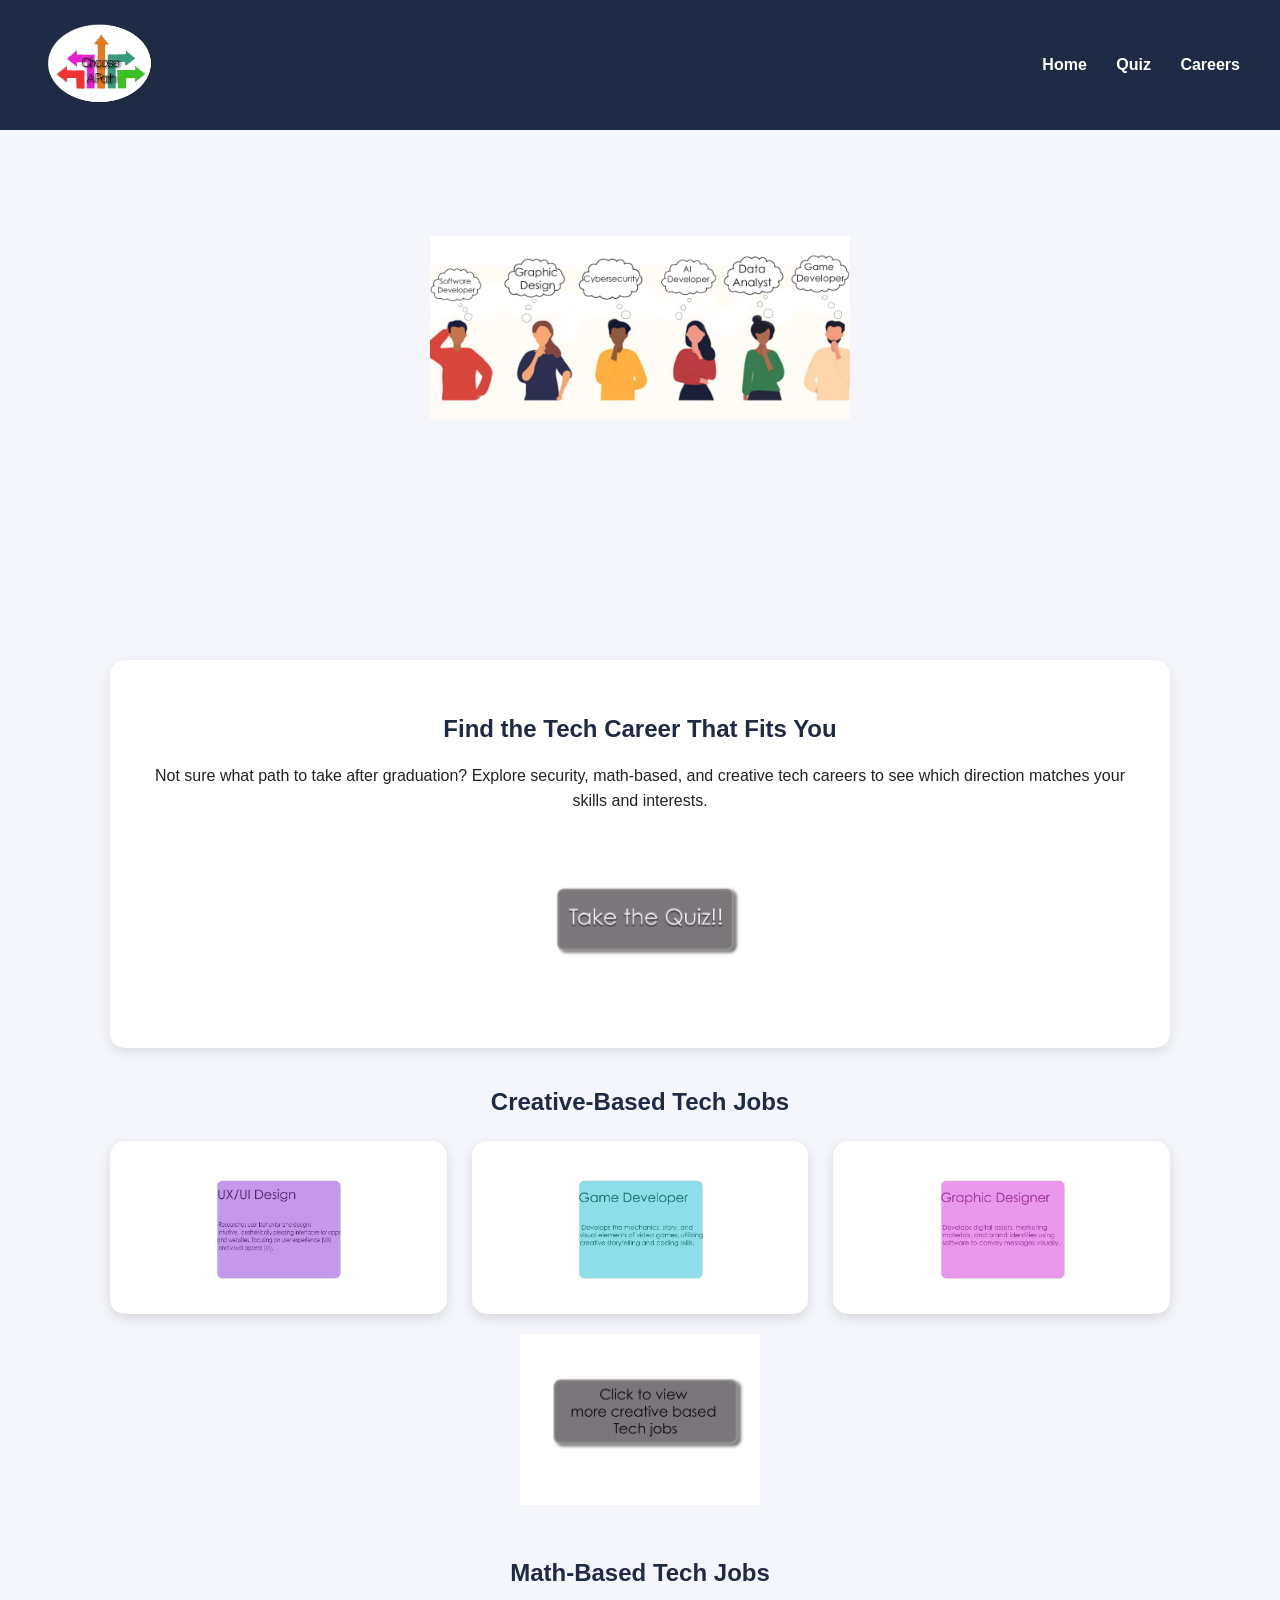
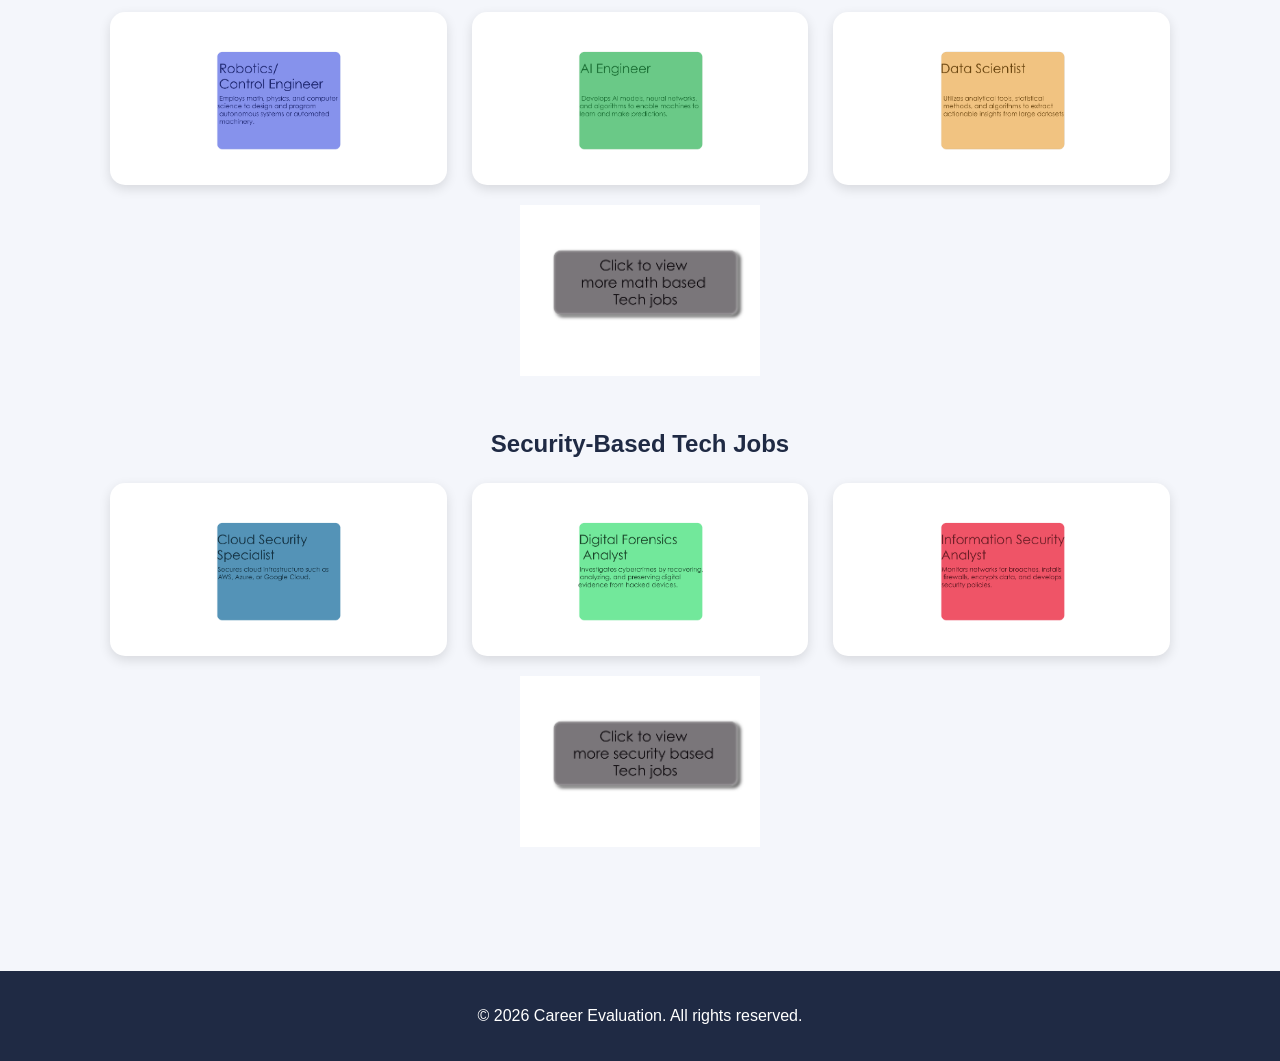
<file: index.html>
<!DOCTYPE html>
<html lang="en">
<head>
  <meta charset="UTF-8">
  <meta name="viewport" content="width=device-width, initial-scale=1.0">
  <title>Career Evaluation</title>
  <link rel="stylesheet" href="PickYourPath.Css">
</head>

<body>

  <header>
    <img src="logo.png" alt="Career Evaluation Logo" class="logo">

    <nav>
      <a href="index.html">Home</a>
      <a href="quiz.html">Quiz</a>
      <a href="careers.html">Careers</a>
    </nav>
  </header>


  <section class="hero">
    <img src="Banner.png" alt="Career Evaluation Banner">
  </section>

  <main>

   
    <section class="intro">
      <h1>Find the Tech Career That Fits You</h1>

      <p>
        Not sure what path to take after graduation? Explore security, math-based,
        and creative tech careers to see which direction matches your skills and interests.
      </p>

      <a href="quiz.html">
        <img src="Quiz-btn.png" alt="Take the Quiz Now">
      </a>
    </section>

   
    <section class="career-section">
      <h2>Creative-Based Tech Jobs</h2>

      <div class="card-container">

        <div class="career-card">
          <img src="UX-UI.png" alt="UX/UI Designer">
        </div>

        <div class="career-card">
          <img src="Game-Developer.png" alt="Game Developer">
        </div>

        <div class="career-card">
          <img src="Graphic-Designer.png" alt="Graphic Designer">
        </div>

      </div>

      <a href="creative.html">
        <img src="Creative-Btn.png" alt="See More Creative-Based Tech Jobs">
      </a>
    </section>


    <section class="career-section">
      <h2>Math-Based Tech Jobs</h2>

      <div class="card-container">

        <div class="career-card">
          <img src="Robotics.png" alt="Robotics">
        </div>

        <div class="career-card">
          <img src="AI-Developer.png" alt="AI Developer">
        </div>

        <div class="career-card">
          <img src="Data-Scientist.png" alt="Data Scientist">
        </div>

      </div>

      <a href="math.html">
        <img src="Math-Btn.png" alt="See More Math-Based Tech Jobs">
      </a>
    </section>

 
    <section class="career-section">
      <h2>Security-Based Tech Jobs</h2>

      <div class="card-container">

        <div class="career-card">
          <img src="Cloud-security.png" alt="Cloud Security">
        </div>

        <div class="career-card">
          <img src="Digital-forensics.png" alt="Digital Forensics">
        </div>

        <div class="career-card">
          <img src="Info-Security.png" alt="Information Security Analyst">
        </div>

      </div>

      <a href="security.html">
        <img src="Security-Btn.png" alt="See More Security-Based Tech Jobs">
      </a>
    </section>

  </main>

  <footer>
    <p>&copy; 2026 Career Evaluation. All rights reserved.</p>
  </footer>

</body>
</html>
</file>
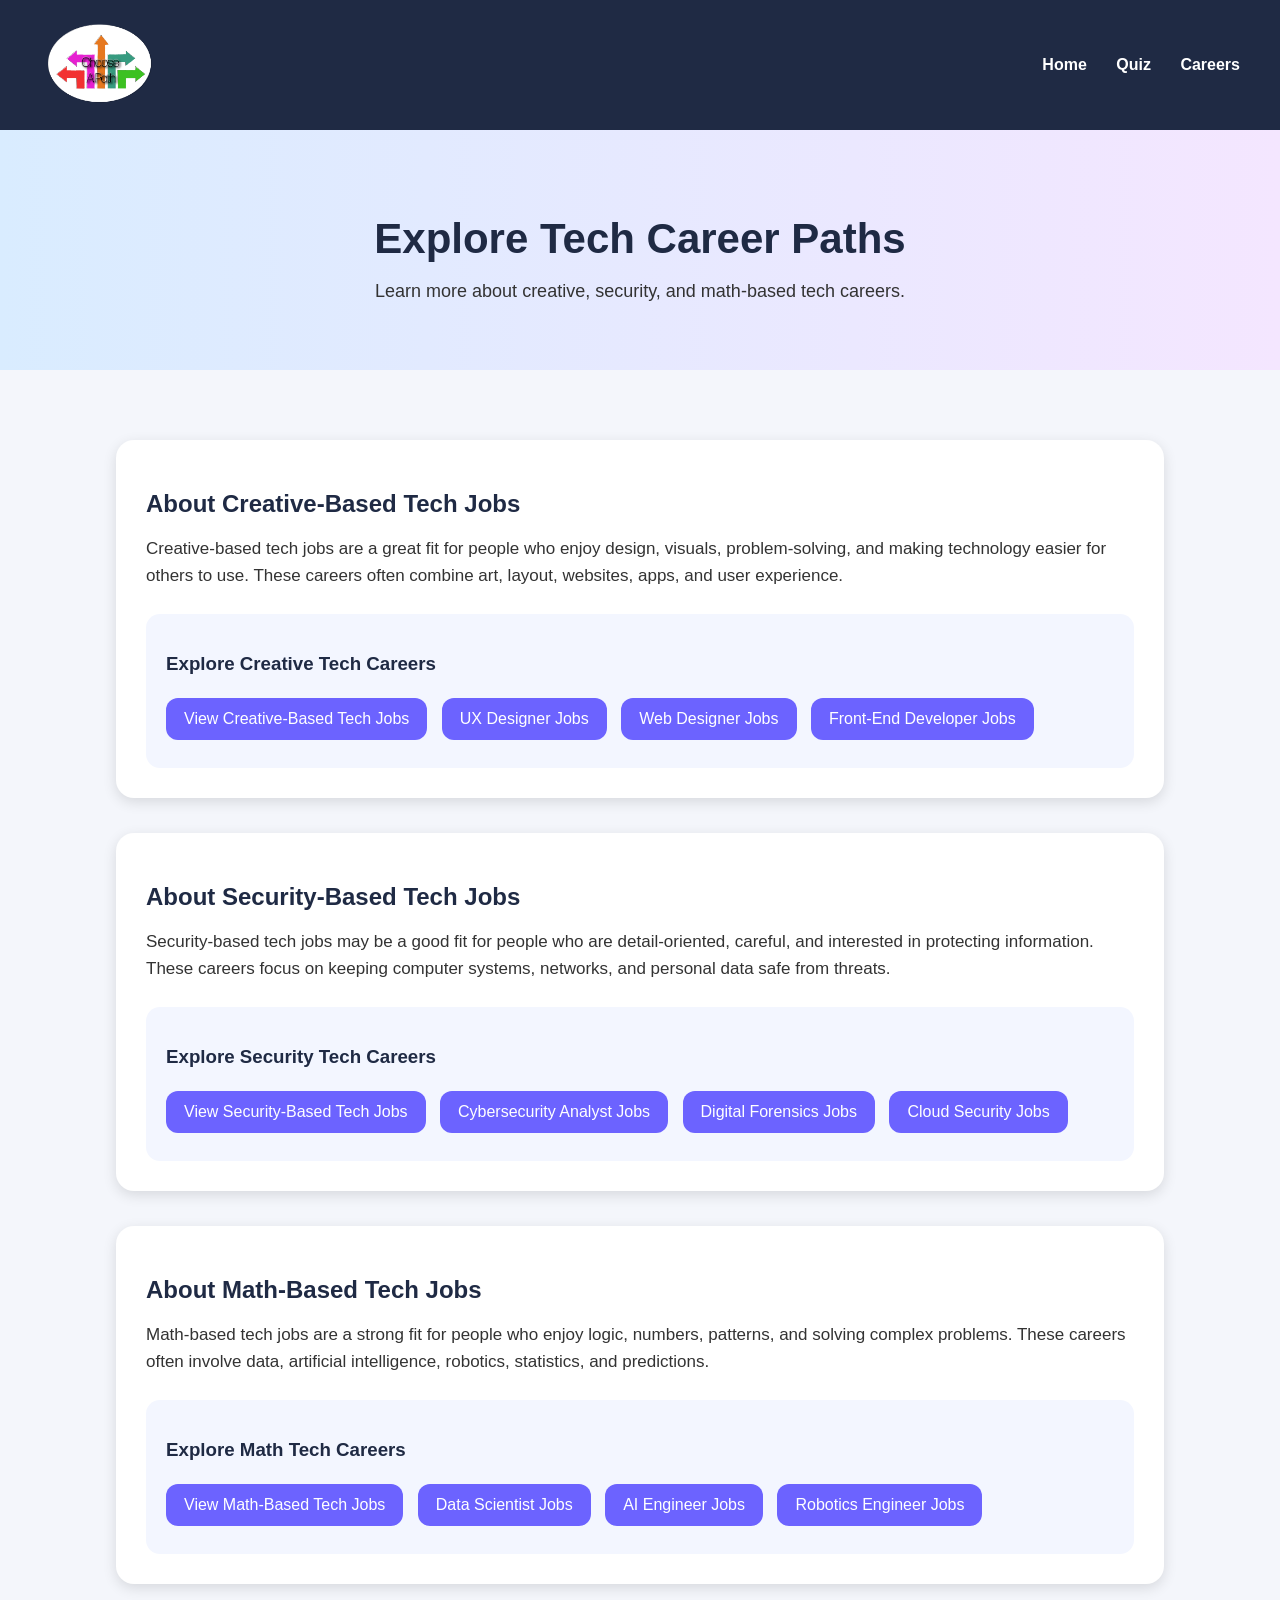
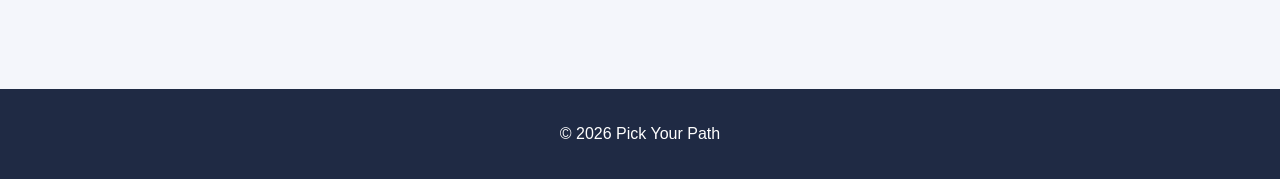
<file: careers.html>
<!DOCTYPE html>
<html lang="en">
<head>
    <meta charset="UTF-8">
    <meta name="viewport" content="width=device-width, initial-scale=1.0">
    <title>Career Paths</title>
    <link rel="stylesheet" href="PickYourPath.Css">
</head>

<body>

<header>
    <img src="logo.png" alt="Pick Your Path Logo" class="logo">

    <nav>
        <a href="index.html">Home</a>
        <a href="quiz.html">Quiz</a>
        <a href="careers.html">Careers</a>
    </nav>
</header>

<section class="careers-hero">
    <h1>Explore Tech Career Paths</h1>
    <p>Learn more about creative, security, and math-based tech careers.</p>
</section>

<main class="careers-page">

    <section class="career-info creative-info">
        <h2>About Creative-Based Tech Jobs</h2>
        <p>
            Creative-based tech jobs are a great fit for people who enjoy design,
            visuals, problem-solving, and making technology easier for others to use.
            These careers often combine art, layout, websites, apps, and user experience.
        </p>

        <div class="career-links">
            <h3>Explore Creative Tech Careers</h3>
            <a href="https://www.artfuly.com/design-resources/creative-careers-in-tech-an-experts-advice" target="_blank">View Creative-Based Tech Jobs</a>
            <a href="https://ixdf.org/literature/article/ux-roles-ultimate-guide" target="_blank">UX Designer Jobs</a>
            <a href="https://www.computerscience.org/careers/web-design/" target="_blank">Web Designer Jobs</a>
            <a href="https://www.careerexplorer.com/careers/front-end-developer/" target="_blank">Front-End Developer Jobs</a>
        </div>
    </section>

    <section class="career-info security-info">
        <h2>About Security-Based Tech Jobs</h2>
        <p>
            Security-based tech jobs may be a good fit for people who are detail-oriented,
            careful, and interested in protecting information. These careers focus on keeping
            computer systems, networks, and personal data safe from threats.
        </p>

        <div class="career-links">
            <h3>Explore Security Tech Careers</h3>
            <a href="https://www.snhu.edu/about-us/newsroom/stem/cyber-security-roles" target="_blank">View Security-Based Tech Jobs</a>
            <a href="https://www.bls.gov/ooh/computer-and-information-technology/information-security-analysts.htm" target="_blank">Cybersecurity Analyst Jobs</a>
            <a href="https://www.gmercyu.edu/academics/learn/computer-forensics-career-guide" target="_blank">Digital Forensics Jobs</a>
            <a href="https://www.franklin.edu/career-guide/information-security-analysts/what-do-cloud-security-engineers-do" target="_blank">Cloud Security Jobs</a>
        </div>
    </section>

    <section class="career-info math-info">
        <h2>About Math-Based Tech Jobs</h2>
        <p>
            Math-based tech jobs are a strong fit for people who enjoy logic, numbers,
            patterns, and solving complex problems. These careers often involve data,
            artificial intelligence, robotics, statistics, and predictions.
        </p>

        <div class="career-links">
            <h3>Explore Math Tech Careers</h3>
            <a href="https://www.98thpercentile.com/blog/innovative-technology-math-careers-top-math-tech-jobs-to-pursue" target="_blank">View Math-Based Tech Jobs</a>
            <a href="https://www.bls.gov/ooh/math/data-scientists.htm" target="_blank">Data Scientist Jobs</a>
            <a href="https://365datascience.com/career-advice/career-guides/ai-engineer-job-outlook-2025/" target="_blank">AI Engineer Jobs</a>
            <a href="https://www.roboticscareer.org/" target="_blank">Robotics Engineer Jobs</a>
        </div>
    </section>

</main>

<footer>
    <p>&copy; 2026 Pick Your Path</p>
</footer>

</body>
</html>
</file>
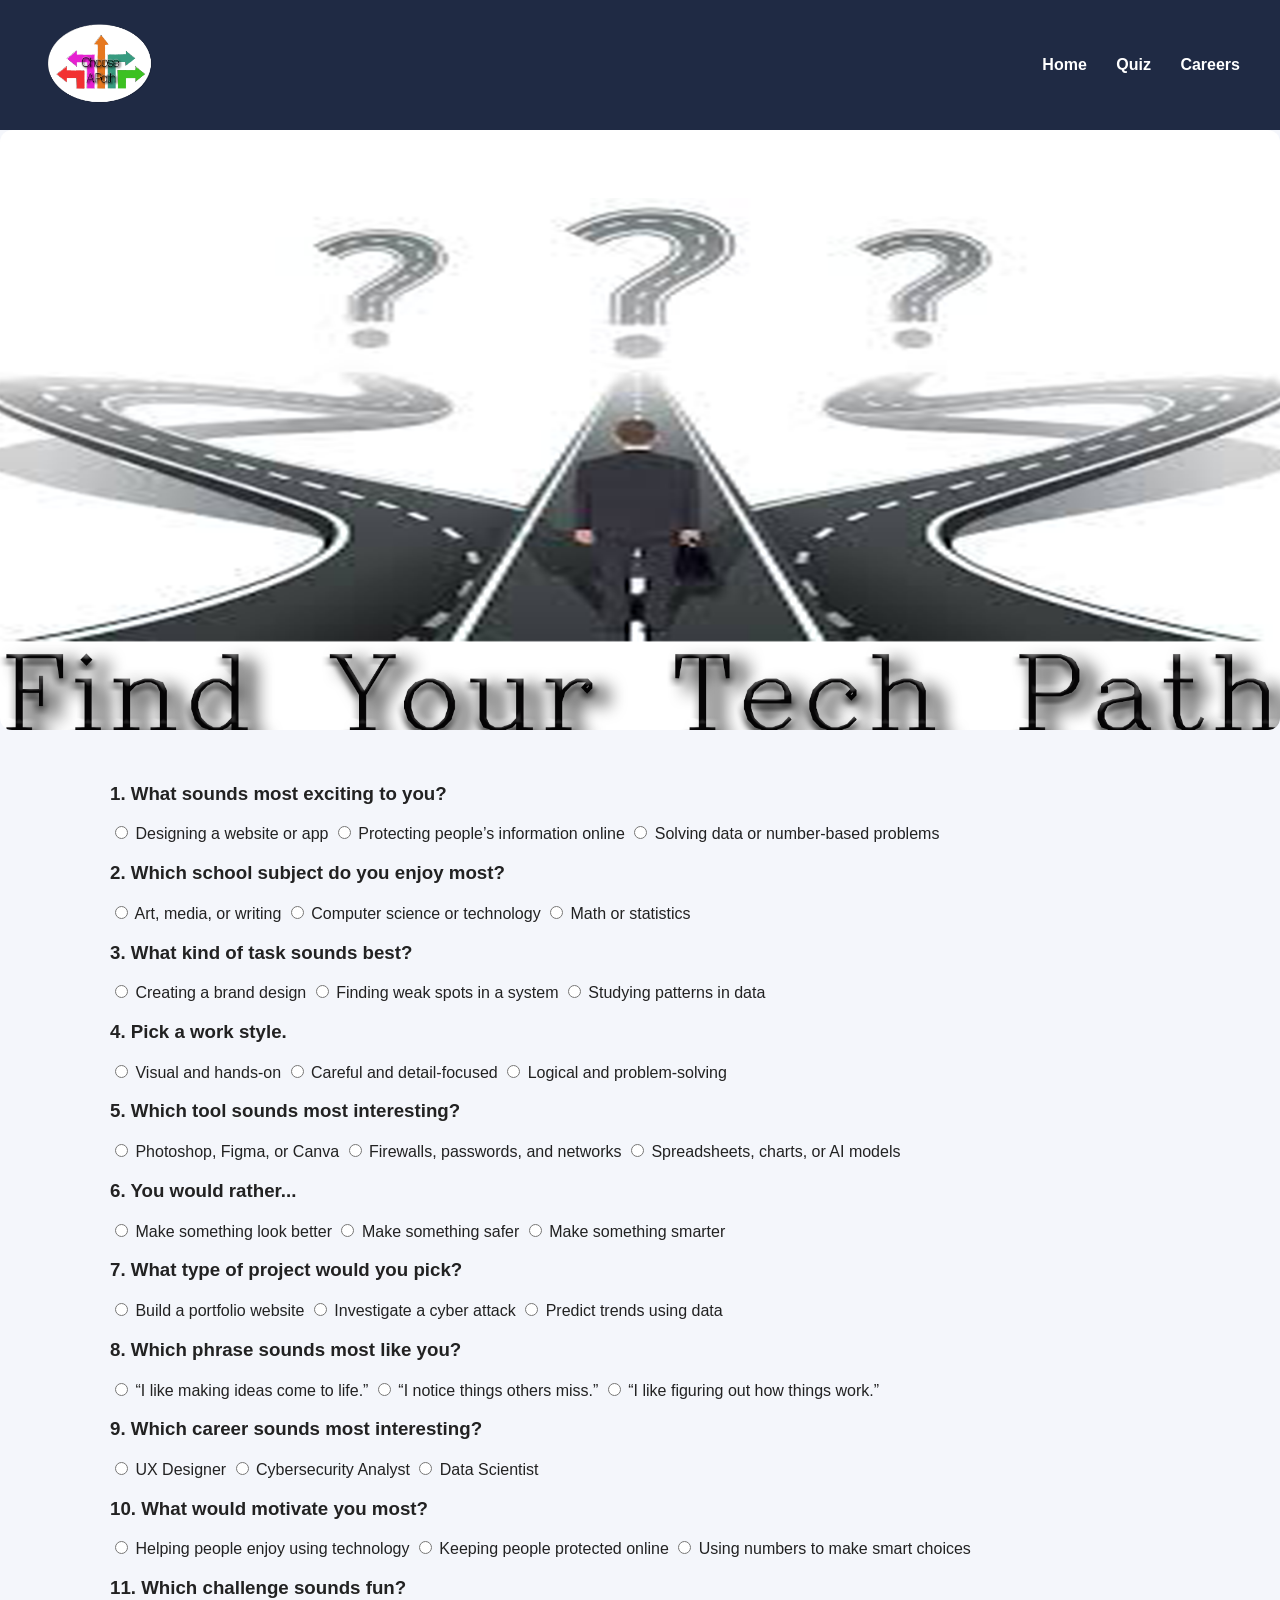
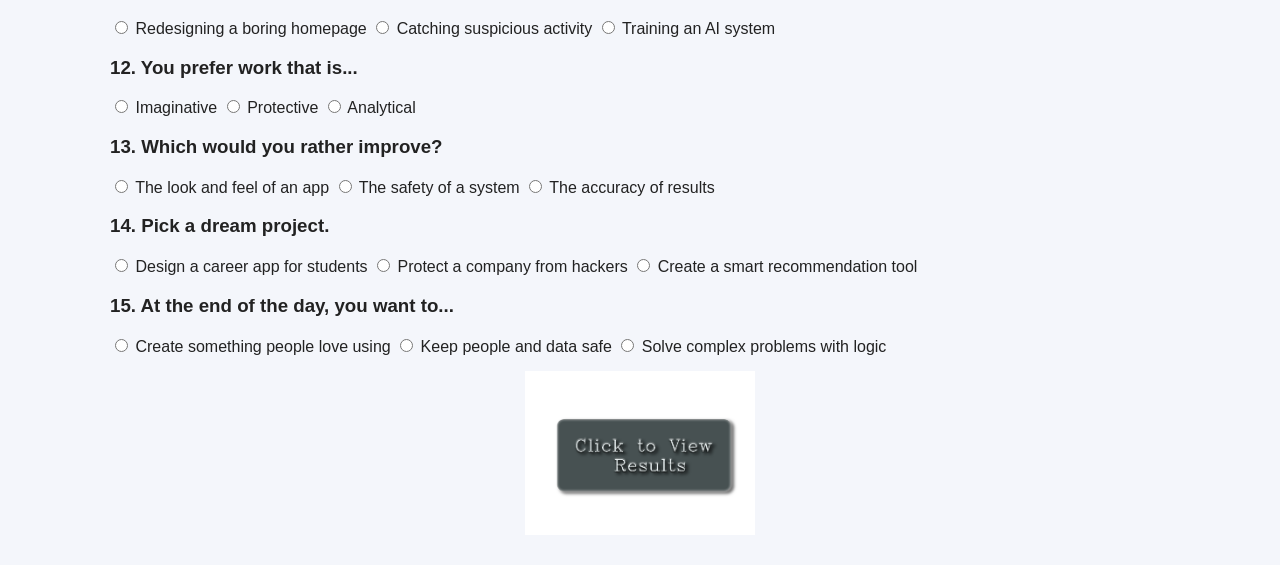
<file: quiz.html>
<!DOCTYPE html>
<html lang="en">
<head>
    <meta charset="UTF-8">
    <meta name="viewport" content="width=device-width, initial-scale=1.0">
    <title>Career Quiz</title>
    <link rel="stylesheet" href="PickYourPath.Css">
</head>

<body>

<header>
    <img src="logo.png" alt="Pick Your Path Logo" class="logo">

    <nav>
        <a href="index.html">Home</a>
        <a href="quiz.html">Quiz</a>
        <a href="careers.html">Careers</a>
    </nav>
</header>


  <section class="quiz-hero">
    <img src="Quiz-Banner.png" alt="Quiz Banner">
  </section>

<main class="quiz-container">

    <form id="careerQuiz">

        <div class="question-card">
            <h3>1. What sounds most exciting to you?</h3>
            <label><input type="radio" name="q1" value="creative"> Designing a website or app</label>
            <label><input type="radio" name="q1" value="security"> Protecting people’s information online</label>
            <label><input type="radio" name="q1" value="math"> Solving data or number-based problems</label>
        </div>

        <div class="question-card">
            <h3>2. Which school subject do you enjoy most?</h3>
            <label><input type="radio" name="q2" value="creative"> Art, media, or writing</label>
            <label><input type="radio" name="q2" value="security"> Computer science or technology</label>
            <label><input type="radio" name="q2" value="math"> Math or statistics</label>
        </div>

        <div class="question-card">
            <h3>3. What kind of task sounds best?</h3>
            <label><input type="radio" name="q3" value="creative"> Creating a brand design</label>
            <label><input type="radio" name="q3" value="security"> Finding weak spots in a system</label>
            <label><input type="radio" name="q3" value="math"> Studying patterns in data</label>
        </div>

        <div class="question-card">
            <h3>4. Pick a work style.</h3>
            <label><input type="radio" name="q4" value="creative"> Visual and hands-on</label>
            <label><input type="radio" name="q4" value="security"> Careful and detail-focused</label>
            <label><input type="radio" name="q4" value="math"> Logical and problem-solving</label>
        </div>

        <div class="question-card">
            <h3>5. Which tool sounds most interesting?</h3>
            <label><input type="radio" name="q5" value="creative"> Photoshop, Figma, or Canva</label>
            <label><input type="radio" name="q5" value="security"> Firewalls, passwords, and networks</label>
            <label><input type="radio" name="q5" value="math"> Spreadsheets, charts, or AI models</label>
        </div>

        <div class="question-card">
            <h3>6. You would rather...</h3>
            <label><input type="radio" name="q6" value="creative"> Make something look better</label>
            <label><input type="radio" name="q6" value="security"> Make something safer</label>
            <label><input type="radio" name="q6" value="math"> Make something smarter</label>
        </div>

        <div class="question-card">
            <h3>7. What type of project would you pick?</h3>
            <label><input type="radio" name="q7" value="creative"> Build a portfolio website</label>
            <label><input type="radio" name="q7" value="security"> Investigate a cyber attack</label>
            <label><input type="radio" name="q7" value="math"> Predict trends using data</label>
        </div>

        <div class="question-card">
            <h3>8. Which phrase sounds most like you?</h3>
            <label><input type="radio" name="q8" value="creative"> “I like making ideas come to life.”</label>
            <label><input type="radio" name="q8" value="security"> “I notice things others miss.”</label>
            <label><input type="radio" name="q8" value="math"> “I like figuring out how things work.”</label>
        </div>

        <div class="question-card">
            <h3>9. Which career sounds most interesting?</h3>
            <label><input type="radio" name="q9" value="creative"> UX Designer</label>
            <label><input type="radio" name="q9" value="security"> Cybersecurity Analyst</label>
            <label><input type="radio" name="q9" value="math"> Data Scientist</label>
        </div>

        <div class="question-card">
            <h3>10. What would motivate you most?</h3>
            <label><input type="radio" name="q10" value="creative"> Helping people enjoy using technology</label>
            <label><input type="radio" name="q10" value="security"> Keeping people protected online</label>
            <label><input type="radio" name="q10" value="math"> Using numbers to make smart choices</label>
        </div>

        <div class="question-card">
            <h3>11. Which challenge sounds fun?</h3>
            <label><input type="radio" name="q11" value="creative"> Redesigning a boring homepage</label>
            <label><input type="radio" name="q11" value="security"> Catching suspicious activity</label>
            <label><input type="radio" name="q11" value="math"> Training an AI system</label>
        </div>

        <div class="question-card">
            <h3>12. You prefer work that is...</h3>
            <label><input type="radio" name="q12" value="creative"> Imaginative</label>
            <label><input type="radio" name="q12" value="security"> Protective</label>
            <label><input type="radio" name="q12" value="math"> Analytical</label>
        </div>

        <div class="question-card">
            <h3>13. Which would you rather improve?</h3>
            <label><input type="radio" name="q13" value="creative"> The look and feel of an app</label>
            <label><input type="radio" name="q13" value="security"> The safety of a system</label>
            <label><input type="radio" name="q13" value="math"> The accuracy of results</label>
        </div>

        <div class="question-card">
            <h3>14. Pick a dream project.</h3>
            <label><input type="radio" name="q14" value="creative"> Design a career app for students</label>
            <label><input type="radio" name="q14" value="security"> Protect a company from hackers</label>
            <label><input type="radio" name="q14" value="math"> Create a smart recommendation tool</label>
        </div>

        <div class="question-card">
            <h3>15. At the end of the day, you want to...</h3>
            <label><input type="radio" name="q15" value="creative"> Create something people love using</label>
            <label><input type="radio" name="q15" value="security"> Keep people and data safe</label>
            <label><input type="radio" name="q15" value="math"> Solve complex problems with logic</label>
        </div>

 
    <img src="Results-Btn.png" alt="See Results!" onclick="calculateResult()"class="results-btn">
 
    </form>

    <div id="result" class="result-box"></div>

</main>

<script>
function calculateResult() {
    let creative = 0;
    let security = 0;
    let math = 0;

    const answers = document.querySelectorAll('input[type="radio"]:checked');

    if (answers.length < 15) {
        document.getElementById("result").innerHTML = "Please answer all 15 questions before getting your result.";
        return;
    }

    answers.forEach(answer => {
        if (answer.value === "creative") {
            creative++;
        } else if (answer.value === "security") {
            security++;
        } else if (answer.value === "math") {
            math++;
        }
    });

    let resultText = "";

    if (creative >= security && creative >= math) {
        resultText = `
            <h2>Your Best Match: Creative-Based Tech Jobs</h2>
            <p>You would likely enjoy careers that mix technology with design, visuals, and user experience.</p>
            <p><strong>Careers to explore:</strong> UX Designer, Web Designer, Multimedia Designer, Front-End Developer.</p>
        `;
    } else if (security >= creative && security >= math) {
        resultText = `
            <h2>Your Best Match: Security-Based Tech Jobs</h2>
            <p>You may enjoy careers focused on protecting systems, solving digital problems, and keeping information safe.</p>
            <p><strong>Careers to explore:</strong> Cybersecurity Analyst, Digital Forensics Analyst, Cloud Security Specialist.</p>
        `;
    } else {
        resultText = `
            <h2>Your Best Match: Math-Based Tech Jobs</h2>
            <p>You may enjoy careers that use logic, data, patterns, and problem-solving.</p>
            <p><strong>Careers to explore:</strong> Data Scientist, AI Engineer, Robotics Engineer.</p>
        `;
    }

    document.getElementById("result").innerHTML = resultText;
    document.getElementById("result").scrollIntoView({ behavior: "smooth" });
}
</script>

</body>
</html>
</file>
<file: PickYourPath.Css>
* {
  box-sizing: border-box;
}

body {
  margin: 0;
  font-family: Arial, Helvetica, sans-serif;
  background-color: #f4f6fb;
  color: #222;
}

/* HEADER */
header {
  background-color: #1f2a44;
  display: flex;
  align-items: center;
  justify-content: space-between;
  padding: 15px 40px;
}

.logo {
  width: 130px;
  height: auto;
}

nav a {
  color: white;
  text-decoration: none;
  margin-left: 25px;
  font-weight: bold;
}

nav a:hover {
  color: #9fd3ff;
}

/* BANNER (FIXED) */
.hero {
  height: 500px;
  overflow: hidden;
}

.hero img {
  width: 100%;
  height: 100%;
  object-fit: cover;
  object-position: bottom;
  display: block;
}

/* MAIN */
main {
  max-width: 1100px;
  margin: auto;
  padding: 30px 20px;
}

/* INTRO */
.intro {
  text-align: center;
  background-color: white;
  padding: 35px;
  border-radius: 15px;
  box-shadow: 0 4px 12px rgba(0,0,0,0.1);
  margin-bottom: 40px;
}

.intro h1 {
  color: #1f2a44;
}

.intro p {
  line-height: 1.6;
}

/* QUIZ BUTTON */
.intro a img {
  width: 230px;
  height: auto;
  margin-top: 15px;
  cursor: pointer;
  transition: transform 0.3s ease;
}

.intro a img:hover {
  transform: scale(1.05);
}

/* SECTIONS */
.career-section {
  text-align: center;
  margin-bottom: 50px;
}

.career-section h2 {
  color: #1f2a44;
  margin-bottom: 25px;
}

/* CARD CONTAINER */
.card-container {
  display: grid;
  grid-template-columns: repeat(3, 1fr);
  justify-content: space-between;
  gap: 25px;
  flex-wrap: wrap;
  width: 100%;
}

/* CARD */
.career-card {
  background-color: white;
  flex: 1;
  min-width: 250px;
  max-width: 350px;
 padding: 20px;
  border-radius: 15px;
  box-shadow: 0 4px 12px rgba(0,0,0,0.12);
  transition: transform 0.3s ease;
  overflow: hidden;
}

.career-card:hover {
  transform: translateY(-5px);
}

/* CARD IMAGES */
.career-card img {
  width: 90%;
  height: auto;
  object-fit: contain;
  border-radius: 12px;
}

/* CATEGORY BUTTONS */
.career-section > a img {
  width: 240px;
  height: auto;
  margin-top: 20px;
  cursor: pointer;
  transition: transform 0.3s ease;
}

.career-section > a img:hover {
  transform: scale(1.05);
}

/* FOOTER */
footer {
  background-color: #1f2a44;
  color: white;
  text-align: center;
  padding: 20px;
  margin-top: 40px;
}


/*RESULTS BUTTON */
.results-btn{
  width: 230px;
  height: auto;
  margin-top: 15px;
  cursor: pointer;
  transition: transform 0.3s ease;
  display:block;
  margin-left: auto;
  margin-right: auto;
}
.results-btn:hover{
transform: scale(1.05)
}

.quiz-hero img {
width: 100%;
height: 600px;;
object-fit: cover;
border-radius: 12px}

.careers-hero {
    text-align: center;
    padding: 50px 20px;
    background: linear-gradient(to right, #d9ecff, #f4e6ff);
}

.careers-hero h1 {
    color: #1f2a44;
    font-size: 42px;
    margin-bottom: 10px;
}

.careers-hero p {
    color: #333;
    font-size: 18px;
}

.careers-page {
    width: 85%;
    margin: 40px auto;
}

.career-info {
    background-color: white;
    padding: 30px;
    margin-bottom: 35px;
    border-radius: 18px;
    box-shadow: 0 4px 14px rgba(0,0,0,0.12);
}

.career-info h2 {
    color: #1f2a44;
    margin-bottom: 15px;
}

.career-info p {
    font-size: 17px;
    line-height: 1.6;
    color: #333;
}

.career-links {
    margin-top: 25px;
    padding: 20px;
    border-radius: 14px;
    background-color: #f3f6ff;
}

.career-links h3 {
    color: #1f2a44;
    margin-bottom: 15px;
}

.career-links a {
    display: inline-block;
    margin: 8px 10px 8px 0;
    padding: 12px 18px;
    background-color: #6c63ff;
    color: white;
    text-decoration: none;
    border-radius: 12px;
    transition: transform 0.3s ease, background-color 0.3s ease;
}

.career-links a:hover {
    background-color: #5148d9;
    transform: scale(1.05);
}
img {
  max-width: 100%;
  height: auto;
}

.logo {
  width: 140px;
  height: auto;
}

.hero img {
  width: 100%;
  max-height: 300px;
  object-fit: contain;
  display: block;
}

.career-card img,
.card img,
main img {
  width: 180px;
  height: auto;
}



/* QUIZ PAGE ONLY FIXES */

/* Logo */
.quiz-logo {
  width: 140px;
  height: auto;
}

/* Banner */
.quiz-banner {
  width: 100%;
  max-height: 250px;
  object-fit: contain;
  display: block;
}

/* Results Button */
.quiz-btn {
  width: 200px;
  height: auto;
  display: block;
  margin: 20px auto;
}

}


.career-section img,
.career-card img,
.career-img {
  width: 180px;
  max-width: 100%;
  height: auto;
  display: block;
  margin: 15px auto;
}


a img,
button img {
  width: 180px;
  max-width: 100%;
  height: auto;
}
</file>
